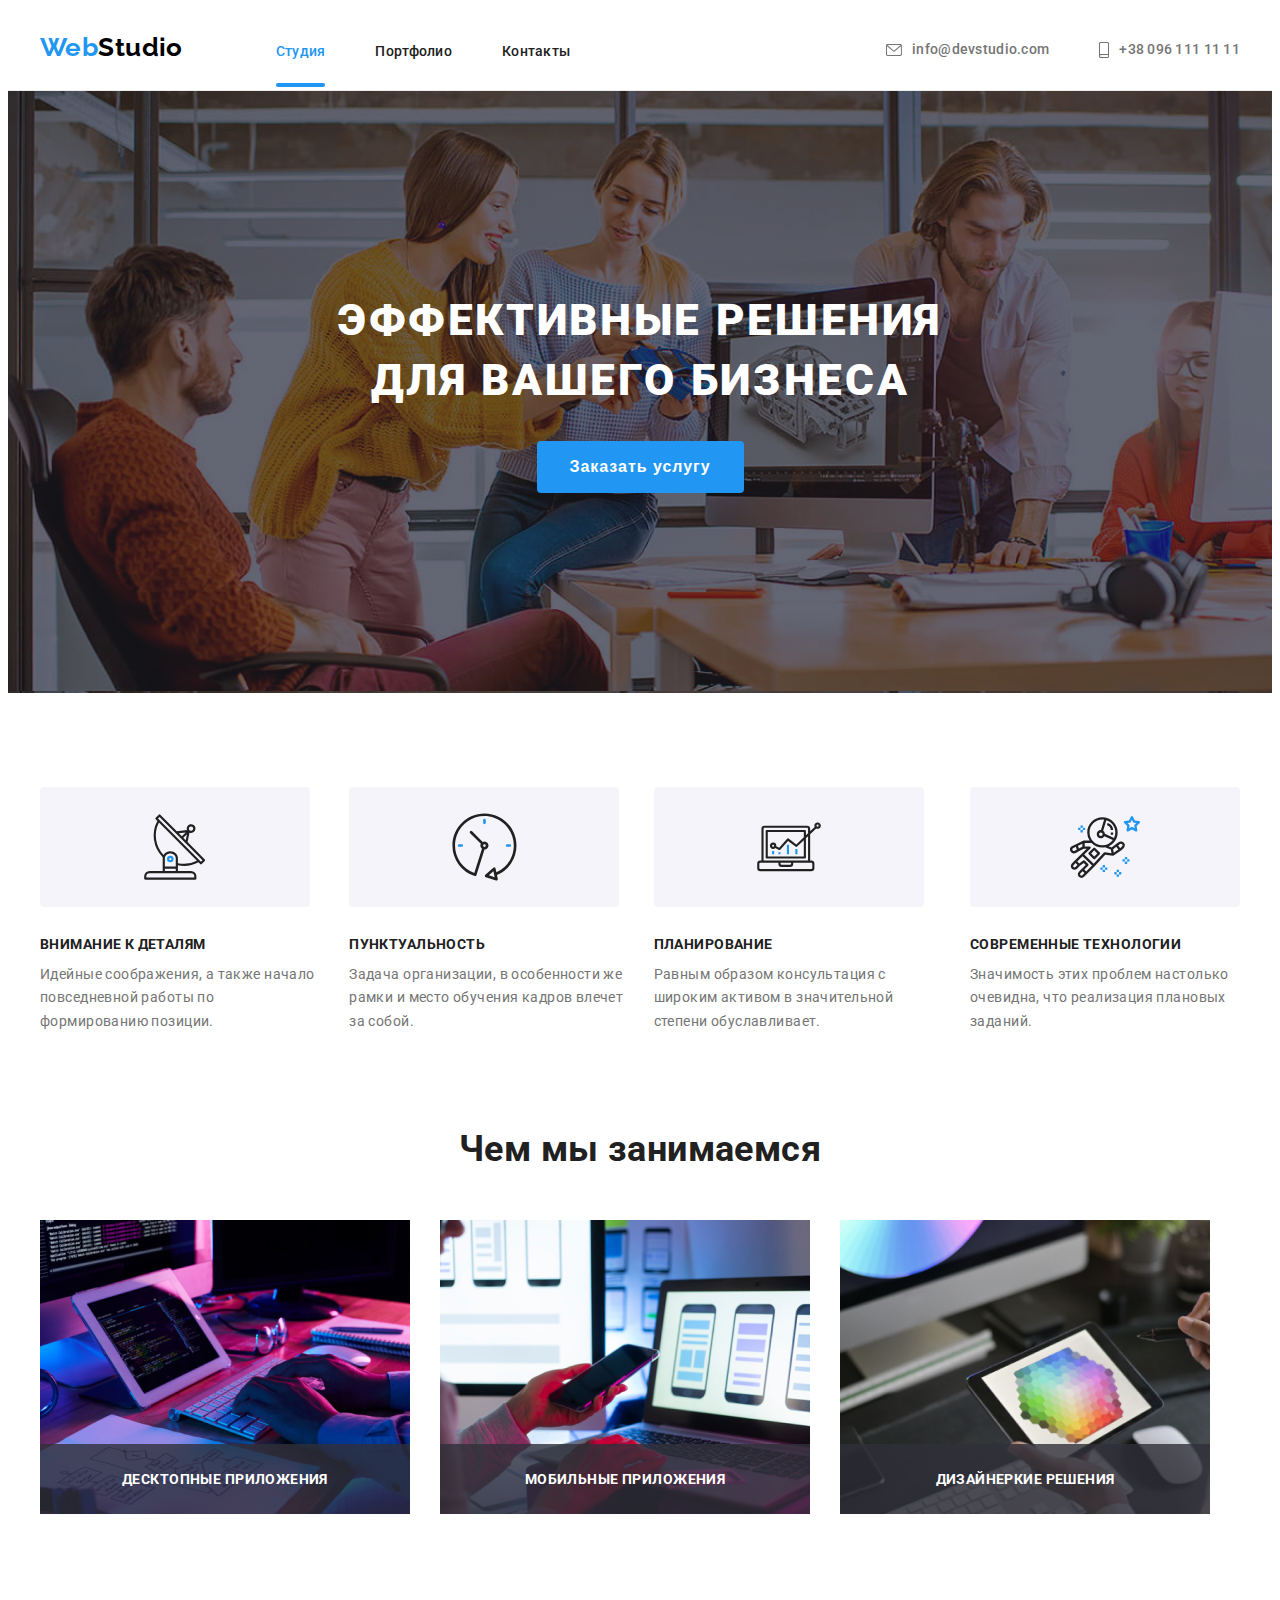
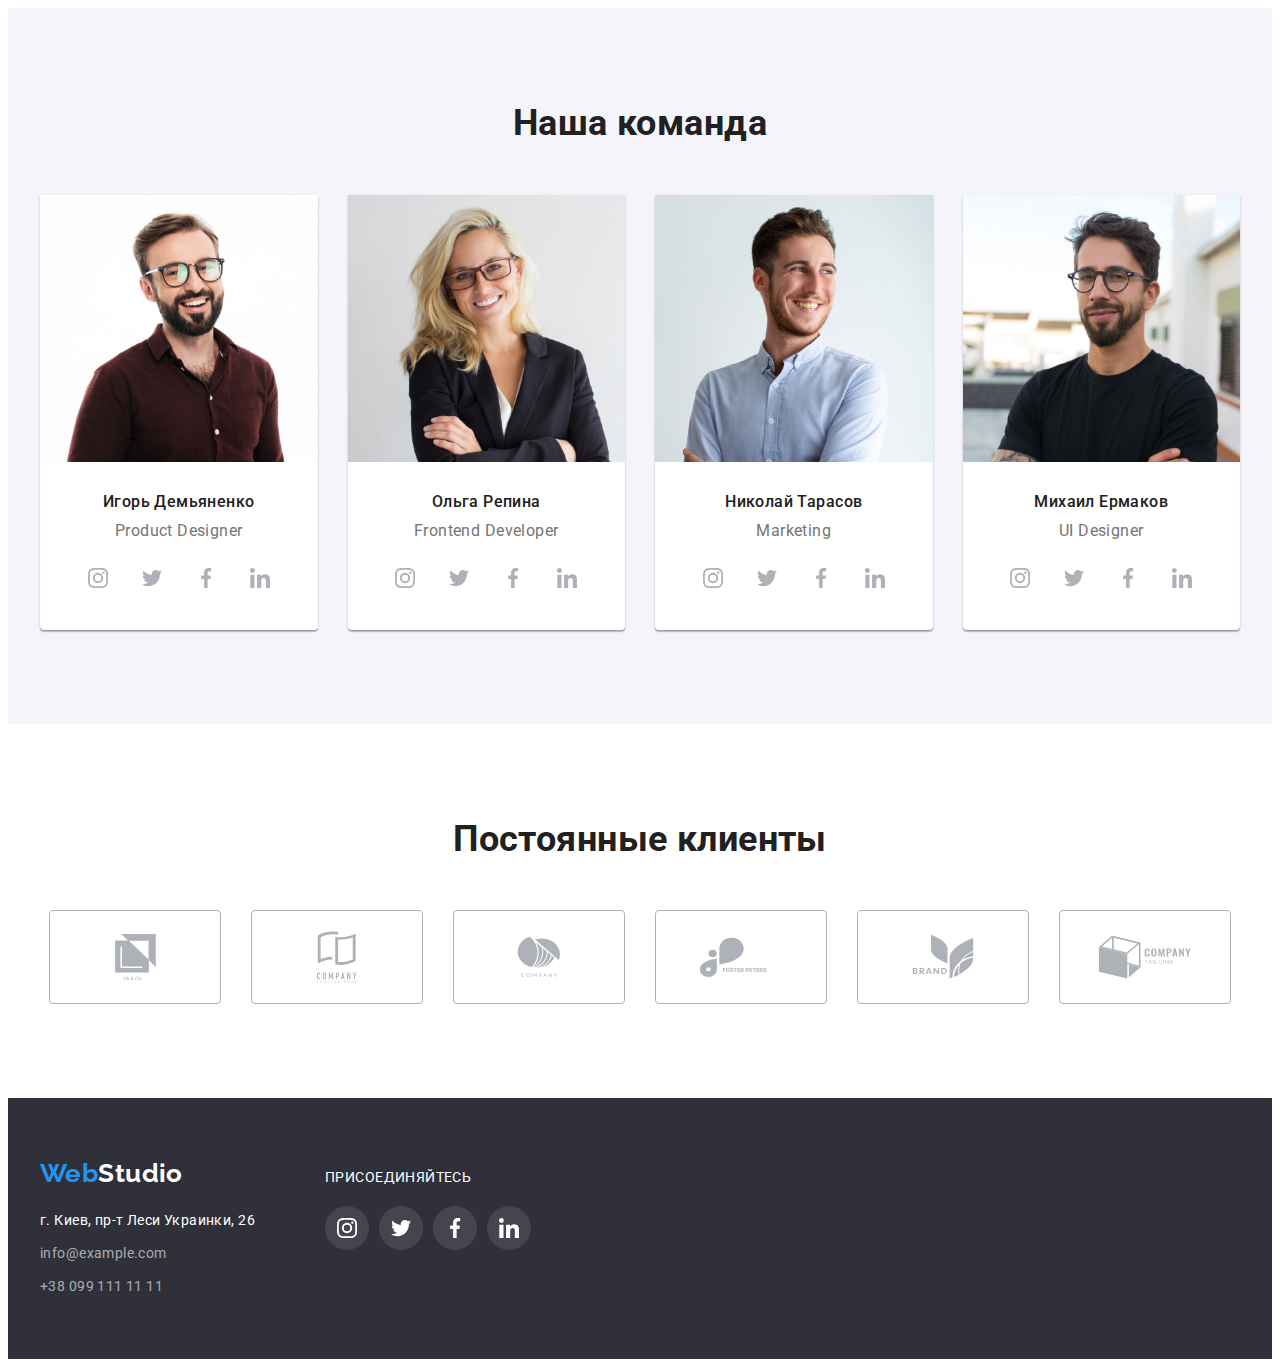
<file: index.html>
<!DOCTYPE html>
<html lang="ru">
<head>
    <meta charset="UTF-8">
    <meta http-equiv="X-UA-Compatible" content="IE=edge">
    <meta name="viewport" content="width=device-width, initial-scale=1.0">
    <title>WebStudio</title>
    <link rel="preconnect" href="https://fonts.gstatic.com">
    <link href="https://fonts.googleapis.com/css2?family=Raleway:wght@700&family=Roboto:wght@400;500;700;900&display=swap" rel="stylesheet">
    <link rel="stylesheet" href="https://cdnjs.cloudflare.com/ajax/libs/modern-normalize/1.1.0/modern-normalize.min.css" integrity="sha512-wpPYUAdjBVSE4KJnH1VR1HeZfpl1ub8YT/NKx4PuQ5NmX2tKuGu6U/JRp5y+Y8XG2tV+wKQpNHVUX03MfMFn9Q==" crossorigin="anonymous" referrerpolicy="no-referrer" />
    <link rel="stylesheet" href="./css/styles.css"> 
</head>
<body>
    <header class="header">
        <div class="container">
            <a href="" class="logo"><span class="logo-accent">Web</span>Studio</a>
        
            <nav class="site-nav">
                <ul class="list">
                    <li class="site-nav-item"> <a class="site-nav-link current-page"href="">Студия </a> </li>
                    <li class="site-nav-item"> <a class="site-nav-link" href="./portfolio.html">Портфолио</a></li>
                    <li class="site-nav-item"> <a class="site-nav-link" href="">Контакты</a></li>
                </ul>
            </nav>
                <ul class="list contacts">
                    <li class="contact-item">
                         <a href="mailto:info@devstudio.com" class="contact-link">
                            <svg class="contact-icon" width="16" height="12">
                                <use href="./images/icons.svg#icon-envelope"></use>
                            </svg> info@devstudio.com</a> </li>
                    <li class="contact-item"><a href="tel:+380961111111" class="contact-link"><svg class="contact-icon" width="10" height="16">
                        <use href="./images/icons.svg#icon-smartphone"></use>
                    </svg>+38 096 111 11 11</a></li>
                </ul>
        </div>
    </header>   
    <main>
         <!-- Герой -->
        <section class="hero section">
            <div class="container">
                <h1 class="hero-title">Эффективные решения для вашего бизнеса</h1>
                <button data-modal-open type="button" class="hero-button">Заказать услугу</button>
            </div>    
        </section>
        <!--Преимущетва  -->
        <section class="features-section section">
            <div class="container">
                <h2 class="features-section-title">Преимущества</h2>
                <ul class="feature-list">
                    <li class="feature-list-item">
                        <div class="feature-icon-container">
                            <svg width="65.32" height="70">
                                <use href="./images/icons.svg#icon-antenna"></use>
                            </svg>
                        </div> 
                        <h3 class="feature-title">Внимание к деталям</h3>
                        <p class="feature-description">Идейные соображения, а также начало повседневной работы по формированию позиции.</p>
                    </li>
                    <li class="feature-list-item">
                        <div class="feature-icon-container">
                            <svg width="66.96" height="70">
                                <use href="./images/icons.svg#icon-clock"></use>
                            </svg>
                        </div> 
                        <h3 class="feature-title">Пунктуальность</h3>
                        <p class="feature-description">Задача организации, в особенности же рамки и место обучения кадров влечет за собой.</p>
                    </li>
                    <li class="feature-list-item">
                        <div class="feature-icon-container">
                            <svg width="70" height="63.59">
                                <use href="./images/icons.svg#icon-diagram"></use>
                            </svg>
                        </div> 
                        <h3 class="feature-title">Планирование</h3>
                        <p class="feature-description">Равным образом консультация с широким активом в значительной степени обуславливает.</p>
                    </li>
                    <li class="feature-list-item">
                        <div class="feature-icon-container">
                            <svg width="70" height="70">
                                <use href="./images/icons.svg#icon-astronaut"></use>
                            </svg>
                        </div> 
                        <h3 class="feature-title">Современные технологии</h3>
                        <p class="feature-description">Значимость этих проблем настолько очевидна, что реализация плановых заданий.</p>
                    </li>
                </ul>
            </div>   
        </section>
        <!-- Чем мы занимаемся -->
        <section class="directions-section section">
            <div class="container">
                <h2 class="directions-section-title">Чем мы занимаемся</h2>
                <ul class="list">
                    <li class="directions-item">
                       <img src="./images/programming.jpg" alt="программирование" width="370">
                        <div class="direction-overlay"><p class="overlay-text">Десктопные приложения</p></div>
                    </li>
                    <li class="directions-item">
                        <img src="./images/adapting.jpg" alt="адаптация" width="370">
                        <div class="direction-overlay"><p class="overlay-text">Мобильные приложения</p></div>
                    </li>
                    <li class="directions-item">
                        <img src="./images/styling.jpg" alt="стилизация" width="370">
                        <div class="direction-overlay"><p class="overlay-text">Дизайнеркие решения</p></div>
                    </li>
                </ul>
            </div>
        </section>
        <!-- Наша команда -->
        <section class="members-section section">
            <div class="container">
                <h2 class="members-section-title">Наша команда</h2>
                <ul class="members-list list">
                    <li class="members-list-item">
                        <img src="./images/igor.demianenko.jpg" alt="Игорь Демьяненко" width="270">
                        <div>
                            <h3 class="member-name">Игорь Демьяненко</h3>
                            <p lang="en" class="member-description">Product Designer</p>
                            <ul class="soc-media-list list">
                                <li class="soc-media-item"><a href=""><svg class="soc-media-icon" width="20" height="20"><use href="./images/icons.svg#icon-instagram"></use></svg></a></li>
                                <li class="soc-media-item"><a href=""><svg class="soc-media-icon" width="20" height="20"><use href="./images/icons.svg#icon-twitter"></use></svg></a></li>
                                <li class="soc-media-item"><a href=""><svg class="soc-media-icon" width="20" height="20"><use href="./images/icons.svg#icon-facebook"></use></svg></a></li>
                                <li class="soc-media-item"><a href=""><svg class="soc-media-icon" width="20" height="20"><use href="./images/icons.svg#icon-linkedin"></use></svg></a></li>
                            </ul>
                        </div>
                    </li>
                    <li class="members-list-item">
                        <img src="./images/olga.repina.jpg" alt="Ольга Репина" width="270">
                        <div>
                            <h3 class="member-name">Ольга Репина</h3>
                            <p lang="en" class="member-description">Frontend Developer</p>
                            <ul class="soc-media-list list">
                                <li class="soc-media-item"><a href=""><svg class="soc-media-icon" width="20" height="20"><use href="./images/icons.svg#icon-instagram"></use></svg></a></li>
                                <li class="soc-media-item"><a href=""><svg class="soc-media-icon" width="20" height="20"><use href="./images/icons.svg#icon-twitter"></use></svg></a></li>
                                <li class="soc-media-item"><a href=""><svg class="soc-media-icon" width="20" height="20"><use href="./images/icons.svg#icon-facebook"></use></svg></a></li>
                                <li class="soc-media-item"><a href=""><svg class="soc-media-icon" width="20" height="20"><use href="./images/icons.svg#icon-linkedin"></use></svg></a></li>
                            </ul>
                        </div>
                    </li>
                    <li class="members-list-item">
                        <img src="./images/nikolay.tarasov.jpg" alt="Николай Тарасов" width="270">
                        <div>
                            <h3 class="member-name">Николай Тарасов</h3>
                            <p lang="en" class="member-description">Marketing</p>
                            <ul class="soc-media-list list">
                                <li class="soc-media-item"><a href=""><svg class="soc-media-icon" width="20" height="20"><use href="./images/icons.svg#icon-instagram"></use></svg></a></li>
                                <li class="soc-media-item"><a href=""><svg class="soc-media-icon" width="20" height="20"><use href="./images/icons.svg#icon-twitter"></use></svg></a></li>
                                <li class="soc-media-item"><a href=""><svg class="soc-media-icon" width="20" height="20"><use href="./images/icons.svg#icon-facebook"></use></svg></a></li>
                                <li class="soc-media-item"><a href=""><svg class="soc-media-icon" width="20" height="20"><use href="./images/icons.svg#icon-linkedin"></use></svg></a></li>
                            </ul>
                        </div>
                    </li>
                    <li class="members-list-item">
                        <img src="./images/mikhail.iermakov.jpg" alt="Михаил Ермаков" width="270">
                        <div>
                            <h3 class="member-name">Михаил Ермаков</h3>
                            <p lang="en" class="member-description">UI Designer</p>
                            <ul class="soc-media-list list">
                                <li class="soc-media-item"><a href=""><svg class="soc-media-icon" width="20" height="20"><use href="./images/icons.svg#icon-instagram"></use></svg></a></li>
                                <li class="soc-media-item"><a href=""><svg class="soc-media-icon" width="20" height="20"><use href="./images/icons.svg#icon-twitter"></use></svg></a></li>
                                <li class="soc-media-item"><a href=""><svg class="soc-media-icon" width="20" height="20"><use href="./images/icons.svg#icon-facebook"></use></svg></a></li>
                                <li class="soc-media-item"><a href=""><svg class="soc-media-icon" width="20" height="20"><use href="./images/icons.svg#icon-linkedin"></use></svg></a></li>
                            </ul>
                        </div>
                    </li>
                </ul>
            </div>    
        </section>
        <!-- Постоянные клиенты -->
        <section class="clients-section section">
            <div class="container">
                <h2 class="clients-section-title">Поcтоянные клиенты</h2>
                <ul class="clients-list list">
                    <li><a href=""><svg class="client-icon" width="41" height="46.7"><use href="./images/icons.svg#icon-logo-one"></use></svg></a></li>
                    <li><a href=""><svg class="client-icon" width="40" height="52"><use href="./images/icons.svg#icon-logo-two"></use></svg></a></li>
                    <li><a href=""><svg class="client-icon" width="43.46" height="41.18"><use href="./images/icons.svg#icon-logo-three"></use></svg></a></li>
                    <li><a href=""><svg class="client-icon" width="84.44" height="40.62"><use href="./images/icons.svg#icon-logo-four"></use></svg></a></li>
                    <li><a href=""><svg class="client-icon" width="62.54" height="45.43"><use href="./images/icons.svg#icon-logo-five"></use></svg></a></li>
                    <li><a href=""><svg class="client-icon" width="93.79" height="43.93"><use href="./images/icons.svg#icon-logo-six"></use></svg></a></li>
                </ul>
            </div>
        </section>
    </main>

    <footer class="footer">
        <div class="container">
            <div class="adress-container">
                <a href="" class="logo"><span class="logo-accent">Web</span>Studio</a>
                <address class="address">
                <p class="address-main"> г. Киев, пр-т Леси Украинки, 26</p>
                    <ul class="list">
                        <li><a href="mailto:info@example.com" class="address-link">info@example.com</a></li>
                        <li class="phone"><a href="tel:+380991111111" class="address-link">+38 099 111 11 11</a></li>
                    </ul>    
                </address>
            </div>
            <div class="soc-media-container">
                <h2 class="soc-media-title">присоединяйтесь</h2>
                <ul class="soc-media-list list">
                    <li class="soc-media-item"><a class="footer-media-link" href=""><svg class="soc-media-icon" width="20" height="20"><use href="./images/icons.svg#icon-instagram"></use></svg></a></li>
                    <li class="soc-media-item"><a class="footer-media-link" href=""><svg class="soc-media-icon" width="20" height="20"><use href="./images/icons.svg#icon-twitter"></use></svg></a></li>
                    <li class="soc-media-item"><a class="footer-media-link" href=""><svg class="soc-media-icon" width="20" height="20"><use href="./images/icons.svg#icon-facebook"></use></svg></a></li>
                    <li class="soc-media-item"><a class="footer-media-link" href=""><svg class="soc-media-icon" width="20" height="20"><use href="./images/icons.svg#icon-linkedin"></use></svg></a></li>
                </ul>
            </div>  
        </div>
    </footer>
    <div class="modal is-hidden" id="modal" data-modal>
        <div class="modal-content" id="modal-content">
            <button data-modal-close type="button" class="modal-close-button"> 
                <svg class="close-icon" width="11" height="11"><use href=./images/icons.svg#close-icon></use></svg>
            </button>
        </div>  
    </div>
    <script src="./js/modal.js"></script>
</body>
</html>
</file>
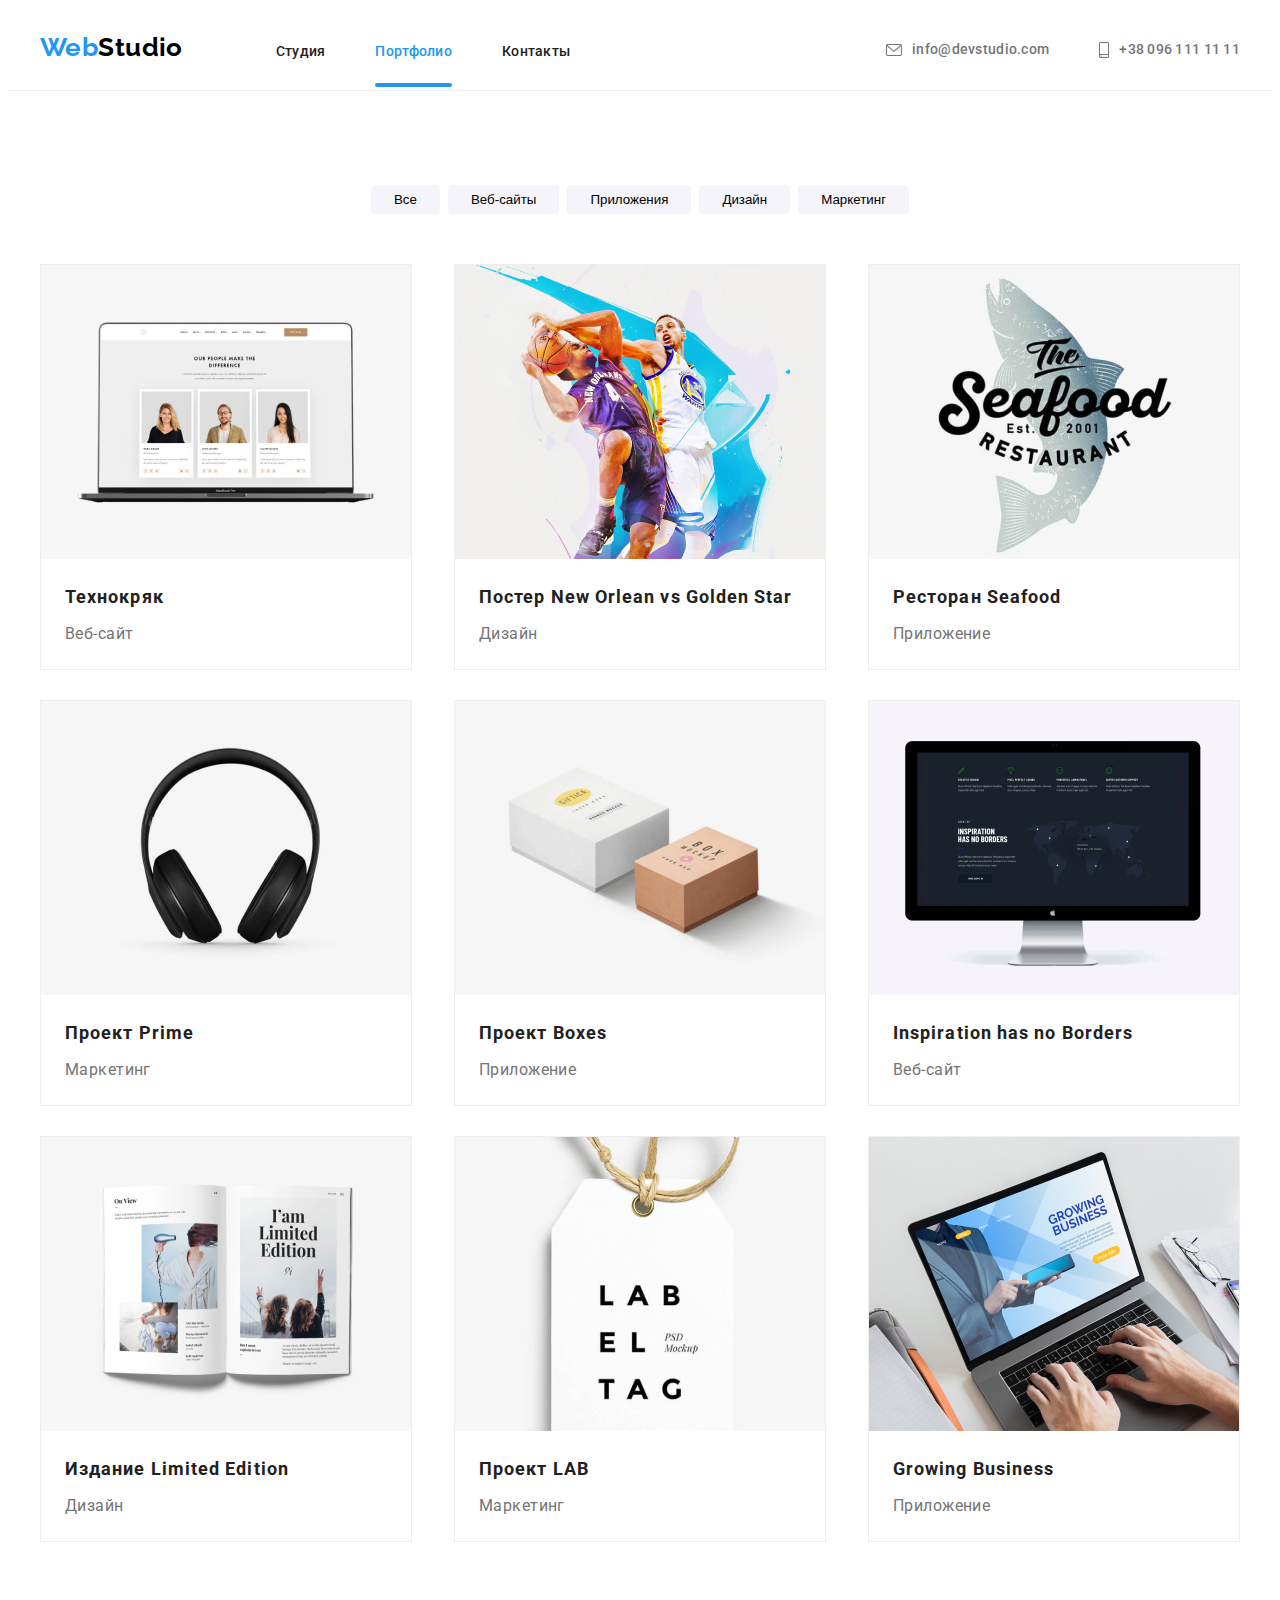
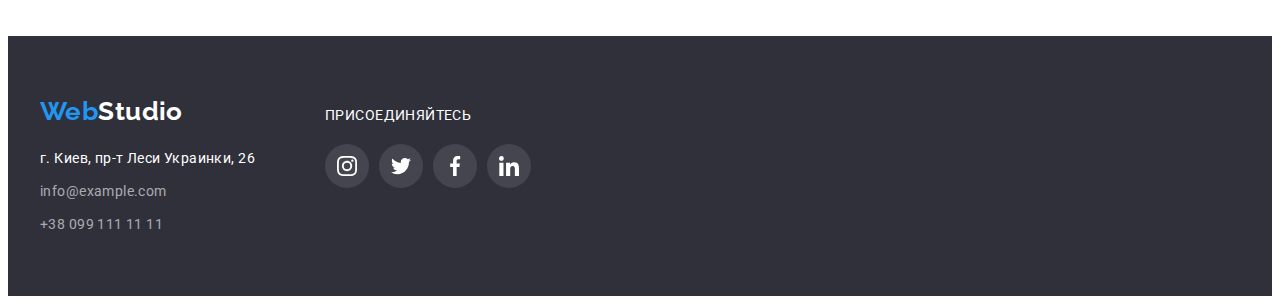
<file: portfolio.html>
<!DOCTYPE html>
<html lang="ru">
<head>
    <meta charset="UTF-8">
    <meta http-equiv="X-UA-Compatible" content="IE=edge">
    <meta name="viewport" content="width=device-width, initial-scale=1.0">
    <title>Portfolio</title>
    <link rel="preconnect" href="https://fonts.gstatic.com">
    <link href="https://fonts.googleapis.com/css2?family=Raleway:wght@700&family=Roboto:wght@400;500;700&display=swap" rel="stylesheet">
    <link rel="stylesheet" href="https://cdnjs.cloudflare.com/ajax/libs/modern-normalize/1.1.0/modern-normalize.min.css" integrity="sha512-wpPYUAdjBVSE4KJnH1VR1HeZfpl1ub8YT/NKx4PuQ5NmX2tKuGu6U/JRp5y+Y8XG2tV+wKQpNHVUX03MfMFn9Q==" crossorigin="anonymous" referrerpolicy="no-referrer" />
    <link rel="stylesheet" href="./css/styles.css">
</head>
<body>
    <header class="header">
        <div class="container">
            <a href="" class="logo"><span class="logo-accent">Web</span>Studio</a>
        
            <nav class="site-nav">
                <ul class="list">
                    <li class="site-nav-item"> <a class="site-nav-link" href="./index.html">Студия </a> </li>
                    <li class="site-nav-item"> <a class="site-nav-link current-page" href="">Портфолио</a></li>
                    <li class="site-nav-item"> <a class="site-nav-link" href="">Контакты</a></li>
                </ul>
            </nav>
                <ul class="list contacts">
                    <li class="contact-item">
                         <a href="mailto:info@devstudio.com" class="contact-link">
                            <svg class="contact-icon" width="16" height="12">
                                <use href="./images/icons.svg#icon-envelope"></use>
                            </svg> info@devstudio.com</a> </li>
                    <li class="contact-item"><a href="tel:+380961111111" class="contact-link"><svg class="contact-icon" width="10" height="16">
                        <use href="./images/icons.svg#icon-smartphone"></use>
                    </svg>+38 096 111 11 11</a></li>
                </ul>
        </div>
    </header>     
    <main>
        <!-- Наши проекты -->
        <section class="projects-section section">
            <div class="container">
                <h1 class="projects-section-title">Наши проекты</h1>
                <ul class="button-list list">
                    <li class="button-item"><button type="button" class="filter-button">Все</button></li>
                    <li class="button-item"><button type="button"  class="filter-button">Веб-сайты</button></li>
                    <li class="button-item"><button type="button" class="filter-button">Приложения</button></li>
                    <li class="button-item"><button type="button" class="filter-button">Дизайн</button></li>
                    <li class="button-item"><button type="button" class="filter-button">Маркетинг</button></li>
                </ul>
                <ul class="project-list list">
                    <li class="project-list-item">
                        <a class="project-list-link" href="">
                            <div class="image-wrapper"><img src="./images/technokriak.jpg" alt="Проект Технокряк" width="370">
                                <div class="project-overlay"><p>Технокряк это современная площадка распространения коронавируса. Компании используют эту платформу для цифрового шпионажа и атак на защищённые сервера конкурентов.</p></div>
                            </div>
                            <div class="project-general">
                                <h2 class="project-title">Технокряк</h2>
                                <p class="project-type">Веб-сайт</p>
                            </div>
                        </a>
                    </li>
                    <li class="project-list-item">
                        <a class="project-list-link" href="">
                            <div class="image-wrapper"><img src="./images/new.orlean.golden.star.jpg" alt="Постер Нью Орлеан" width="370">
                                <div class="project-overlay"><p>Технокряк это современная площадка распространения коронавируса. Компании используют эту платформу для цифрового шпионажа и атак на защищённые сервера конкурентов.</p></div>
                            </div>
                            <div class="project-general">
                                <h2 class="project-title">Постер New Orlean vs Golden Star</h2>
                                <p class="project-type">Дизайн</p>
                            </div>
                        </a>
                    </li>
                    <li class="project-list-item">
                        <a class="project-list-link" href="">
                            <div class="image-wrapper"><img src="./images/seafood.jpg" alt="Ресторан Сифуд" width="370">
                                <div class="project-overlay"><p>Технокряк это современная площадка распространения коронавируса. Компании используют эту платформу для цифрового шпионажа и атак на защищённые сервера конкурентов.</p></div>
                            </div>
                            <div class="project-general">
                                <h2 class="project-title">Ресторан Seafood</h2>
                                <p class="project-type">Приложение</p>
                            </div>
                        </a>
                    </li>
                    <li class="project-list-item">
                        <a class="project-list-link" href="">
                            <div class="image-wrapper"><img src="./images/prime.jpg" alt="Проект Прайм" width="370">
                                <div class="project-overlay"><p>Технокряк это современная площадка распространения коронавируса. Компании используют эту платформу для цифрового шпионажа и атак на защищённые сервера конкурентов.</p></div>
                            </div>
                            <div class="project-general">
                                <h2 class="project-title">Проект Prime</h2>
                                <p class="project-type">Маркетинг</p>
                            </div>
                        </a>
                    </li>
                    <li class="project-list-item">
                        <a class="project-list-link" href="">
                            <div class="image-wrapper"><img src="./images/boxes.jpg" alt="Проект Боксиз" width="370">
                                <div class="project-overlay"><p>Технокряк это современная площадка распространения коронавируса. Компании используют эту платформу для цифрового шпионажа и атак на защищённые сервера конкурентов.</p></div>
                            </div>
                            <div class="project-general">
                                <h2 class="project-title">Проект Boxes</h2>
                                <p class="project-type">Приложение</p>
                            </div>
                        </a>
                    </li>
                    <li class="project-list-item">
                        <a class="project-list-link" href="">
                            <div class="image-wrapper"><img src="./images/ispiration.has.no.borders.jpg" alt="Инспирейшн" width="370">
                                <div class="project-overlay"><p>Технокряк это современная площадка распространения коронавируса. Компании используют эту платформу для цифрового шпионажа и атак на защищённые сервера конкурентов.</p></div>
                            </div>
                            <div class="project-general">
                                <h2 class="project-title">Inspiration has no Borders</h2>
                                <p class="project-type">Веб-сайт</p>
                            </div>
                        </a>
                    </li>
                    <li class="project-list-item">
                        <a class="project-list-link" href="">
                            <div class="image-wrapper"><img src="./images/limited.edition.jpg" alt="Издание Лимитед Эдишн" width="370">
                                <div class="project-overlay"><p>Технокряк это современная площадка распространения коронавируса. Компании используют эту платформу для цифрового шпионажа и атак на защищённые сервера конкурентов.</p></div>
                            </div>
                            <div class="project-general">
                                <h2 class="project-title">Издание Limited Edition</h2>
                                <p class="project-type">Дизайн</p>
                            </div>
                        </a>
                    </li>
                    <li class="project-list-item">
                        <a class="project-list-link" href="">
                            <div class="image-wrapper"><img src="./images/lab.jpg" alt="Проект Лэб" width="370">
                                <div class="project-overlay"><p>Технокряк это современная площадка распространения коронавируса. Компании используют эту платформу для цифрового шпионажа и атак на защищённые сервера конкурентов.</p></div>
                            </div>
                            <div class="project-general">
                                <h2 class="project-title">Проект LAB</h2>
                                <p class="project-type">Маркетинг</p>
                            </div>
                        </a>
                    </li>
                    <li class="project-list-item">
                        <a class="project-list-link" href="">
                            <div class="image-wrapper"><img src="./images/growing.business.jpg" alt="Гровин Бизнес" width="370">
                                <div class="project-overlay"><p>Технокряк это современная площадка распространения коронавируса. Компании используют эту платформу для цифрового шпионажа и атак на защищённые сервера конкурентов.</p></div>
                            </div>
                            <div class="project-general">
                                <h2 class="project-title">Growing Business</h2>
                                <p class="project-type">Приложение</p>
                            </div>
                        </a>
                    </li>
                </ul>
            </div>    
        </section>
    </main>

    <footer class="footer">
        <div class="container">
            <div class="adress-container">
                <a href="" class="logo"><span class="logo-accent">Web</span>Studio</a>
                <address class="address">
                <p class="address-main"> г. Киев, пр-т Леси Украинки, 26</p>
                    <ul class="list">
                        <li><a href="mailto:info@example.com" class="address-link">info@example.com</a></li>
                        <li class="phone"><a href="tel:+380991111111" class="address-link">+38 099 111 11 11</a></li>
                    </ul>    
                </address>
            </div>
            <div class="soc-media-container">
                <h2 class="soc-media-title">присоединяйтесь</h2>
                <ul class="soc-media-list list">
                    <li class="soc-media-item"><a class="footer-media-link" href=""><svg class="soc-media-icon" width="20" height="20"><use href="./images/icons.svg#icon-instagram"></use></svg></a></li>
                    <li class="soc-media-item"><a class="footer-media-link" href=""><svg class="soc-media-icon" width="20" height="20"><use href="./images/icons.svg#icon-twitter"></use></svg></a></li>
                    <li class="soc-media-item"><a class="footer-media-link" href=""><svg class="soc-media-icon" width="20" height="20"><use href="./images/icons.svg#icon-facebook"></use></svg></a></li>
                    <li class="soc-media-item"><a class="footer-media-link" href=""><svg class="soc-media-icon" width="20" height="20"><use href="./images/icons.svg#icon-linkedin"></use></svg></a></li>
                </ul>
            </div>  
        </div>
    </footer>
    



</body>
</html>
</file>
<file: css/styles.css>
/* Переменные */
:root {
    --primary-white-color: #FFFFFF;
    --medium-background-color: #F5F4FA;
    --dark-background-color: #2F303A;
    --text-color: #757575;
    --title-text-color: #212121;
    --accent-color: #2196F3;
    --icon-link-color: #AFB1B8;
}

body{
    background-color: var(--primary-white-color);
    color: var(--text-color);
    font-family: Roboto, sans-serif;
    font-size: 14px;
    font-weight: 400;
    letter-spacing: 0.03em;
}
.list{
    list-style: none;
    padding: 0;
    margin: 0;
}
.container{
    margin-left: auto;
    margin-right: auto;
    width: 1200px;
    padding-left: 15px;
    padding-right: 15px;
}
h1, h2, h3, h4, h5, h6, p, ul{
    margin-top: 0;
    margin-bottom: 0;
    padding: 0;
    font-weight: inherit;
    font-size: inherit;
}
a{
    color: inherit;
}
img {
    display: block;
    width: 100%;
    height: auto;
}
/* Общее для секций */
.section{
    padding-top: 94px;
    padding-bottom: 94px;
    max-width: 1600px;
    margin: auto;
}
/* Хедэр */
.header{
    border-bottom: 1px solid #ECECEC;
}
.header .container{
    display: flex;
    align-items: baseline;
}


/* Лого */
.logo {
    margin-right: 93px;
    padding-top: 24px;
    padding-bottom: 25px;
    color: #000000;
    font-family: Raleway, sans-serif;
    font-weight: 700;
    font-size: 26px;
    line-height: 1.19;
    text-decoration: none;
}
.logo-accent {
    color: var(--accent-color);
}
/* Навигация сайта */
.site-nav .list{
    display: flex;
    
}
.site-nav-item:not(:last-of-type){
    margin-right: 50px;
}

.site-nav-link{
    padding-bottom: 32px;
    padding-top: 32px;
    text-decoration: none;
    font-weight: 500;
    line-height: 1.14;
    letter-spacing: 0.02em;
    color: var(--title-text-color);
    transition: color 250ms cubic-bezier(0.4, 0, 0.2, 1);
}
.current-page {
    color: var(--accent-color);
    position: relative;
}
.current-page::after{
    content: '';
    position: absolute;
    left: 0;
    bottom: 4px;
    display: inline-block;
    width: 100%;
    height: 4px;
    border-radius: 2px;
    background-color: var(--accent-color);
}
.site-nav-link:hover,
.site-nav-link:focus{
    color: var(--accent-color);
}
/* Контакты */
.contacts{
    display: flex;
    align-items: center;
    margin-left: auto;
}
.contact-item:not(:last-child) {
    margin-right: 50px;
}

.contact-link{
    display: flex;
    align-items: center;
    padding-bottom: 32px;
    padding-top: 32px;
    font-weight: 500;
    line-height: 1.14;
    letter-spacing: 0.02em;
    text-decoration: none;
    color: inherit;
    transition: color 250ms cubic-bezier(0.4, 0, 0.2, 1);
}
.contact-link:hover,
.contact-link:focus{
    color: var(--accent-color);
}

.contact-icon{
    margin-right: 10px;
    fill: currentColor;
}

/* Герой */
.hero {
    padding-top: 200px;
    padding-bottom: 200px;
    background: linear-gradient(
        to top, 
        rgba(47, 48, 58, 0.4),
        rgba(47, 48, 58, 0.4)), 
        url(../images/hero.back.jpg),
        var(--dark-background-color);
    text-align: center;
   

}
.hero-title {
    width: 696px;
    margin-bottom: 30px;
    margin-left: auto;
    margin-right: auto;
    font-weight: 900;
    font-size: 44px;
    line-height: 1.36;
    letter-spacing: 0.06em;
    text-transform: uppercase;
    color: var(--primary-white-color);

}
.hero-button{
    display: inline-block;
    border: 1px solid transparent;
    border-radius: 4px;
    padding: 10px 32px;

    font-weight: 700;
    font-size: 16px;
    line-height: 1.87;
    align-items: center;
    text-align: center;
    letter-spacing: 0.06em;
    color: var(--primary-white-color);
    background-color: var(--accent-color);
    cursor: pointer;
}

/* Преимущетва */
.features-section-title {
    font-size: 0;
}

.feature-list {
    display: flex;
    list-style: none;
}
.feature-list-item:not(:last-of-type){
    margin-right: 30px;
}
.feature-icon-container{
    display: flex;
    justify-content: center;
    align-items: center;
    width: 270px;
    height: 120px;
    border-radius: 4px;
    margin-bottom: 30px;
    background-color: var(--medium-background-color);
}


.feature-title {
    font-weight: 700;
    line-height: 1.14;
    text-transform: uppercase;
    color: var(--title-text-color);
}
.feature-description {
    margin-top: 10px;
    line-height: 1.71;
}
/* <!-- Чем мы занимаемся --> */
.directions-section{
    padding-top: 0;
}

.directions-section-title,
.members-section-title,
.clients-section-title {
    margin-bottom: 50px;
    font-weight: 700;
    font-size: 36px;
    line-height: 1.17;
    text-align: center;
    color: var(--title-text-color);
}

.directions-section .list{
    display: flex;
}
.directions-item{
    position: relative;
    margin-right: 30px;
}
.directions-item:nth-child(3n){
    margin-right: 0;
}
.direction-overlay{
    position: absolute;
    z-index: 2;
    bottom: 0;
    left: 0;
    width: 100%;
    height: 70px;
    background-color: rgba(47, 48, 58, 0.8);
}
.overlay-text{
    display: flex;
    align-items: center;
    justify-content: center;
    height: 100%;
    width: 100%;
    font-weight: 700;
    line-height: 1.14px;
    text-align: center;
    text-transform: uppercase;
    color: var(--primary-white-color);
}
/* !-- Наша команда -- */
.members-section {
    background-color: var(--medium-background-color);
}
.members-list{
    display: flex;
}
.members-list-item{
    margin-right: 30px;
    background: var(--primary-white-color);
    box-shadow: 0px 1px 3px rgba(0, 0, 0, 0.12), 0px 1px 1px rgba(0, 0, 0, 0.14), 0px 2px 1px rgba(0, 0, 0, 0.2);
    border-radius: 0px 0px 4px 4px;
  
}
.members-list-item:nth-child(4n){
    margin-right: 0;
}
.member-name {
    font-weight: 500;
    font-size: 16px;
    line-height: 1.19;
    text-align: center;
    color: var(--title-text-color);
}
.member-description{
    margin-top: 10px;
    font-size: 16px;
    line-height: 1.19;
    text-align: center;
}
.members-list-item div{
    padding-top: 30px;
    padding-bottom: 30px;
}
.soc-media-list{
    display: flex;
    justify-content: center;
    align-items: center;
    margin-top: 16px;
}
.soc-media-item:last-child{
    margin-right: 0;
}
.soc-media-item{
    margin-right: 10px;
}
.soc-media-item a{
    display: flex;
    padding: 12px;
    border-radius: 50%;
    color: var(--icon-link-color);
    transition: color 250ms cubic-bezier(0.4, 0, 0.2, 1),
    background-color 250ms cubic-bezier(0.4, 0, 0.2, 1);
}
.soc-media-item a:hover,
.soc-media-item a:focus{
    background-color: var(--accent-color);
    color: var(--primary-white-color);
}
.soc-media-icon{
    fill: currentColor;
}

/* Постоянные клиенты */
.clients-list{
    display: flex;
    justify-content: center;
    align-items: center;
}
.clients-list li{
    margin-right: 30px;
}
.clients-list li:last-child{
    margin-right: 0;
}
.clients-list a{
    display: flex;
    justify-content: center;
    align-items: center;
    width: 170px;
    height: 92px;
    border: 1px solid var(--icon-link-color);
    border-radius: 4px;
    color: var(--icon-link-color);
    transition: color 250ms cubic-bezier(0.4, 0, 0.2, 1),
    border-color 250ms cubic-bezier(0.4, 0, 0.2, 1);
}
.clients-list a:hover,
.clients-list a:focus{
    color: var(--accent-color);
    border-color: var(--accent-color);
}
.client-icon{
    fill: currentColor;
}

/* Наши проекты */
.projects-section-title{
    font-size: 0;
}
.button-list{
    display: flex;
    justify-content: center;
    align-items: center;
    margin-bottom: 50px;
}

.button-item{
    margin-right: 8px;
    font-weight: 500;
    font-size: 16px;
    line-height: 1.62;
    color: var(--title-text-color);
    text-align: center;
}
.button-item:last-child{
    margin-right: 0;
}
.filter-button{
    display: inline-block;
    padding: 6px 22px;
    border: 1px solid transparent;
    border-radius: 4px;
    background-color: var(--medium-background-color);
    transition: color 250ms cubic-bezier(0.4, 0, 0.2, 1),
    background-color 250ms cubic-bezier(0.4, 0, 0.2, 1),
    box-shadow 250ms cubic-bezier(0.4, 0, 0.2, 1);
    cursor: pointer;
}
.filter-button:hover,
.filter-button:focus{
    color: var(--primary-white-color);
    background-color: var(--accent-color);
    box-shadow: 0px 3px 1px rgba(0, 0, 0, 0.1), 0px 1px 2px rgba(0, 0, 0, 0.08), 0px 2px 2px rgba(0, 0, 0, 0.12);
}
.project-list{
    display: flex;
    flex-wrap: wrap;
    justify-content: center;
}
.project-list-item{
    margin-right: auto;
    margin-bottom: 30px;
    border: 1px solid #EEEEEE;
}
.project-list-item:nth-last-child(-n+3){
    margin-bottom: 0;
}
.project-list-item:nth-child(3n){
    margin-right: 0;
}

.project-general{
    padding: 20px 24px;
}
.project-list-link{
    display: block;
    text-decoration: none;
    color: inherit;
    transition: box-shadow 250ms cubic-bezier(0.4, 0, 0.2, 1);
}
.project-list-link:hover,
.project-list-link:focus{
    box-shadow: 0px 1px 1px rgba(0, 0, 0, 0.12), 0px 4px 4px rgba(0, 0, 0, 0.06), 1px 4px 6px rgba(0, 0, 0, 0.16);
}

.project-title {
    font-weight: 700;
    font-size: 18px;
    line-height: 2.0;
    letter-spacing: 0.06em;
    color: var(--title-text-color);
}
.project-type{
    margin-top: 4px;
    font-size: 16px;
    line-height: 1.87;
}
.image-wrapper{
    position: relative;
    overflow: hidden;
}
.project-overlay{
    position: absolute;
    top: 0;
    left: 0;
    width: 100%;
    height: 100%;
    background-color: rgba(33, 150, 243, 0.9);
    transform: translateY(100%);
    opacity: 0;
    transition: transform 250ms cubic-bezier(0.4, 0, 0.2, 1),
    opacity 250ms cubic-bezier(0.4, 0, 0.2, 1);
}
.project-list-link:hover .project-overlay,
.project-list-link:focus .project-overlay{
    transform: translateY(0);
    opacity: 1;
}
.project-overlay p{
    position: absolute;
    padding: 63px 24px;
    font-size: 18px;
    line-height: 1.56;
    color: var(--primary-white-color);
}

/* Футер */
.footer{
    padding-top: 60px;
    padding-bottom: 60px;
    background-color: var(--dark-background-color);
}
    

.footer .logo{
    color: var(--primary-white-color);
    margin-right: 0;
    padding-top: 0;
    padding-bottom: 0;
}

.address{
    margin-top: 20px;
    font-style:inherit;
    line-height: 1.71;
    color: var(--primary-white-color);
}
.address .list,
.address .phone{
    margin-top: 9px;
}
.address-link{
    text-decoration: none;
    font-style: inherit;
    line-height: 1.71;
    color: rgba(255, 255, 255, 0.6);
    transition: color 250ms cubic-bezier(0.4, 0, 0.2, 1);
}
.address-link:hover,
.address-link:focus{
    color: var(--accent-color);
}
.footer .container{
    display: flex;
    align-items: baseline;
}
.soc-media-container{
    margin-left: 70px;
}
.soc-media-title{
    margin-bottom: 20px;
    text-transform: uppercase;
    line-height: 1.14;
    color: var(--primary-white-color);
}
.footer-media-link{
    background-color: rgba(255, 255, 255, 0.1);
    border-radius: 50%;
}
.footer-media-link .soc-media-icon{
    fill: var(--primary-white-color);
}

/* Модальное окно */

.modal{
    position: fixed;
    top:0;
    left: 0;
    opacity: 1;
    transition: opacity 250ms cubic-bezier(0.4, 0, 0.2, 1);
    width: 100vw;
    height: 100vh;
    background-color: rgba(0, 0, 0, 0.2);
    z-index: 3;
}
.modal-content{
    position: absolute;
    top: 50%;
    left: 50%;
    transform: translate(-50%, -50%);
    max-width: 528px;
    width: 100%;
    max-height: 581px;
    height: 100%;
    background-color: var(--primary-white-color);
    box-shadow: 0px 1px 3px rgba(0, 0, 0, 0.12), 0px 1px 1px rgba(0, 0, 0, 0.14), 0px 2px 1px rgba(0, 0, 0, 0.2);
    border-radius: 4px;
}
.modal-close-button{
    position: absolute;
    top: 8px;
    right: 8px;
    display: flex;
    align-items: center;
    justify-content: center;
    width: 30px;
    height: 30px;
    border: 1px solid rgba(0, 0, 0, 0.1);
    border-radius: 50%;
    background-color: var(--primary-white-color);
    cursor: pointer;
}
.close-icon{
    width: 11px;
    height: 11px;
    fill: #000000;
}
.modal.is-hidden{
    opacity: 0;
    pointer-events: none;
    transition: opacity 250ms cubic-bezier(0.4, 0, 0.2, 1);
}
</file>
